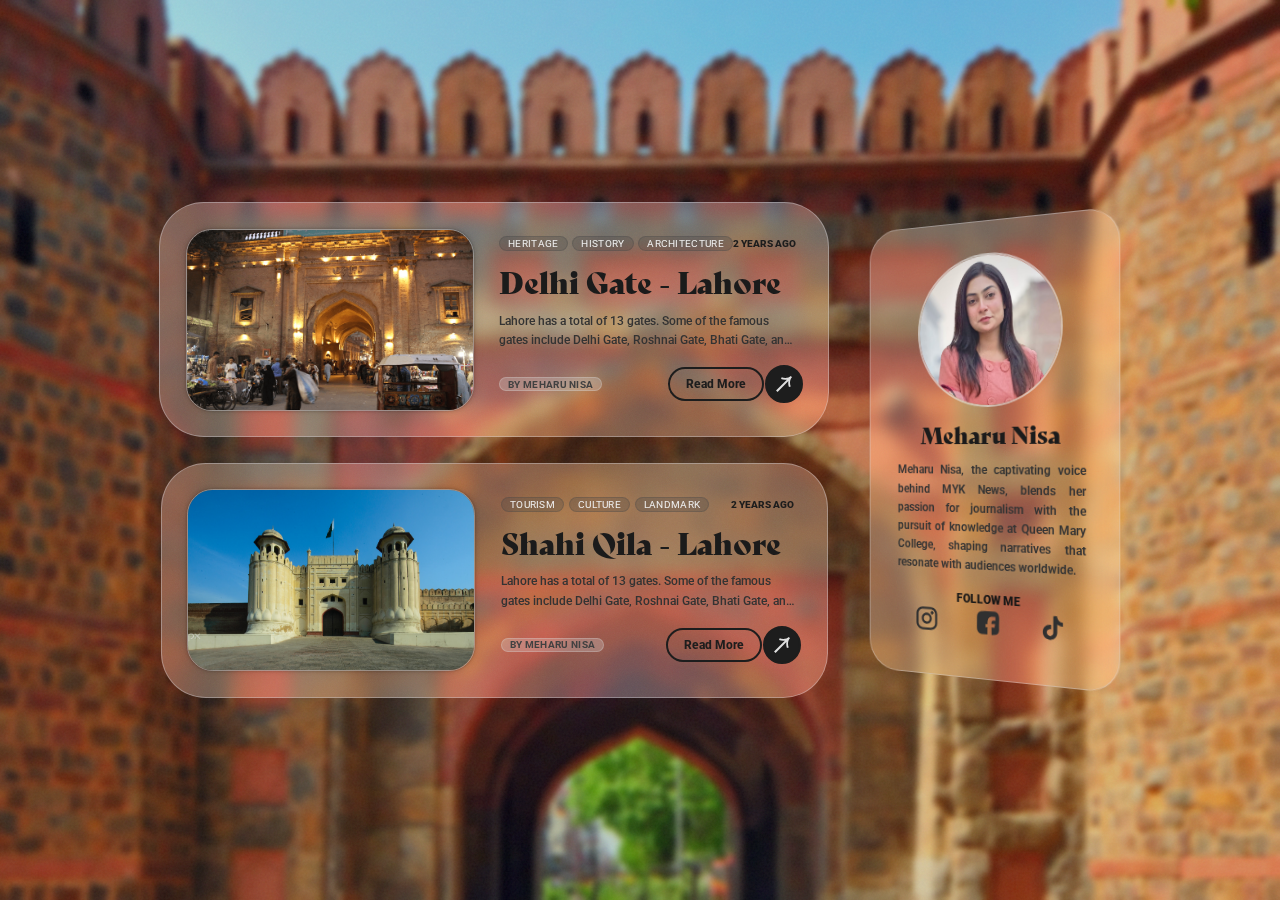
<file: index.html>
<!DOCTYPE html>
<html lang="en">
  <head>
    <meta charset="UTF-8" />
    <meta name="viewport" content="width=device-width, initial-scale=1.0" />
    
    <!-- CACHE CONTROL HEADER -->
    <!-- <meta http-equiv="Cache-Control" content="max-age=3600, must-revalidate"> -->

    
    <!-- LINK SHARING META TAGS -->
    <meta property="og:title" content="Home">
    <meta property="og:description" content="Meharu Nisa of MYK News blends journalism and academia at Queen Mary College to craft global narratives.">
    <meta property="og:image" content="assets/favicon.png">
    <meta property="og:url" content="/index.html">
    <meta property="og:type" content="website">
    <meta property="og:site_name" content="Meharu's Blog">
    <!-- X/TWITTER META TAGS -->
    <meta name="twitter:card" content="summary_large_image">
    <meta name="twitter:title" content="Home">
    <meta name="twitter:description" content="Meharu Nisa of MYK News blends journalism and academia at Queen Mary College to craft global narratives.">
    <meta name="twitter:image" content="assets/favicon.png">

    <title>Meharu's Blog</title>
    <meta name="description" content="Meharu Nisa of MYK News blends journalism and academia at Queen Mary College to craft global narratives.">
    <!-- LINK SHARING META TAGS ENDED -->

    <link rel="shortcut icon" href="assets/favicon.png" type="image/x-icon">
    <link rel="stylesheet" href="style.css" />
  </head>
  <body>
    <div class="container">
      <div class="container_inner">
        <div class="card">
          <div class="card_img">
            <img loading="lazy" src="assets/images/delhigate/7.jpg" alt="" />
          </div>
          <div class="card_content">
            <div class="card_footer">
              <div class="card_header">
                <div class="card_badges">
                  <div class="badge">Heritage</div>
                  <div class="badge">History</div>
                  <div class="badge">Architecture</div>
                </div>
                <div class="time-date relative-time"></div>
              </div>
            </div>
            <div class="card_heading">Delhi Gate - Lahore</div>
            <div class="card_desc">
              Lahore has a total of 13 gates. Some of the famous gates include
              Delhi Gate, Roshnai Gate, Bhati Gate, and Masti Gate. Each gate
              has its own historical significance and adds to the
              charm of the city.
            </div>
            <div class="card_read_more">
              <div class="badge card_author">by Meharu Nisa</div>
              <div class="read_more">
                <a href="delhigate.html" class="read">Read More</a>
                <span class="read">
                  <div id="arrow"></div>
                </span>
              </div>
            </div>
          </div>
        </div>
        <div class="card">
          <div class="card_img">
            <img loading="lazy" src="assets/images/shahiqila/1.jpg" alt="" />
          </div>
          <div class="card_content">
            <div class="card_footer">
              <div class="card_header">
                <div class="card_badges">
                  <div class="badge">Tourism</div>
                  <div class="badge">Culture</div>
                  <div class="badge">Landmark</div>
                </div>

                <div class="time-date relative-time"></div>
              </div>
            </div>
            <div class="card_heading">Shahi Qila - Lahore</div>
            <div class="card_desc">
              Lahore has a total of 13 gates. Some of the famous gates include
              Delhi Gate, Roshnai Gate, Bhati Gate, and Masti Gate. Each gate
              has its own historical significance and adds to the
              charm of the city.
            </div>
            <div class="card_read_more">
              <div class="badge card_author">by Meharu Nisa</div>
              <div class="read_more">
                <a href="shahiqila.html" class="read">Read More</a>
                <span class="read">
                  <div id="arrow"></div>
                </span>
              </div>
            </div>
          </div>
        </div>
      </div>
      <div class="profile">
        <div class="profile_img">
          <img loading="lazy" src="assets/displaypicture.jpg" alt="" />
        </div>
        <div class="profile_name">Meharu Nisa</div>
        <div class="profile_desc">
          Meharu Nisa, the captivating voice behind MYK News, blends her passion
          for journalism with the pursuit of knowledge at Queen Mary College,
          shaping narratives that resonate with audiences worldwide.
        </div>
        <div class="profile_social">
          <div class="social_heading">FOLLOW ME</div>
          <div class="social_links">
            <a class="social_link" href="">
              <svg
                class="svg-fill"
                xmlns="http://www.w3.org/2000/svg"
                viewBox="0 0 800 800"
              >
                <path
                  d="m550.19,788H249.81c-131.13,0-237.81-106.68-237.81-237.81V249.81C12,118.68,118.68,12,249.81,12h300.39c131.13,0,237.81,106.68,237.81,237.81v300.39c0,131.13-106.68,237.81-237.81,237.81ZM249.81,87.1c-89.72,0-162.71,72.99-162.71,162.71v300.39c0,89.72,72.99,162.71,162.71,162.71h300.39c89.72,0,162.71-72.99,162.71-162.71V249.81c0-89.72-72.99-162.71-162.71-162.71H249.81Z"
                />
                <path
                  d="m400,587.74c-103.52,0-187.74-84.22-187.74-187.74s84.22-187.74,187.74-187.74,187.74,84.22,187.74,187.74c0,50.15-19.53,97.29-54.99,132.75-35.46,35.46-82.61,54.99-132.75,54.99Zm0-300.39c-62.11,0-112.65,50.53-112.65,112.65s50.53,112.65,112.65,112.65c30.09,0,58.37-11.72,79.65-32.99,21.28-21.28,32.99-49.56,32.99-79.65,0-62.11-50.53-112.65-112.65-112.65Z"
                />
                <path
                  d="m550.19,199.74h0c0-27.65,22.41-50.06,50.06-50.06h0c27.65,0,50.06,22.41,50.06,50.06h0c0,27.65-22.41,50.06-50.06,50.06h0c-27.65,0-50.06-22.41-50.06-50.06Z"
                />
                <path
                  d="m600.26,249.81c-27.61,0-50.06-22.46-50.06-50.06s22.46-50.06,50.06-50.06,50.06,22.46,50.06,50.06-22.46,50.06-50.06,50.06Zm0-50.06s0,.03,0,.03v-.03Z"
                />
              </svg>
            </a>
            <a class="social_link" href="">
              <svg
                class="svg-fill"
                xmlns="http://www.w3.org/2000/svg"
                viewBox="0 0 800 800"
              >
                <path
                  d="m544.95,788h-16.27c-1.77-67.6-4-164.66-5.21-245.37l108.41-2.14,20.64-120.87-129.61,9.3c2.32-98.74,20.64-117.34,84.8-117.34h54.39v-125.71c-35.72-4.72-71.73-6.86-107.76-6.42-132.03,0-173.22,82.47-173.22,246.02v12.46l-66.67,4.56-.93,104.14,67.32-1.3c0,85.91-.74,176.66-1.02,240.26-56.81-1.21-112.88-2.42-158.06-2.42-170.24,0-216.45-100.7-216.45-228.73s2.51-269.64,2.51-318.17C7.82,92.43,71.51,12.56,229.38,12.56c58.39,0,278.01-.56,352.76-.56,143.65,0,212.55,59.32,212.55,233,0,42.86-3.16,123.11-3.16,345.6-.28,139.93-66.39,197.39-246.58,197.39Z"
                />
              </svg>
            </a>
            <a class="social_link" href="">
              <svg
                class="svg-fill"
                xmlns="http://www.w3.org/2000/svg"
                viewBox="0 0 800 800"
              >
                <path
                  d="m417,12.65c42.36-.65,84.42-.31,126.44-.65,1.4,52.56,22.72,99.87,56.65,134.91l-.05-.05c36.51,32.89,84.03,54.22,136.41,57.84l.72.05v130.33c-49.48-1.24-96.01-12.65-137.96-32.27l2.12.88c-20.29-9.76-37.45-19.77-53.75-30.95l1.35.88c-.31,94.43.31,188.86-.65,282.96-2.67,47.95-18.61,91.69-44.18,128.2l.52-.8c-42.75,61.23-112,101.42-190.75,103.8h-.36c-3.18.16-6.94.23-10.71.23-44.77,0-86.62-12.47-122.28-34.13l1.04.6c-64.9-39.05-109.67-105.87-117.96-183.58l-.1-1.06c-.65-16.17-.96-32.35-.31-48.19,12.68-123.67,116.3-219.35,242.25-219.35,14.16,0,28.03,1.22,41.51,3.52l-1.45-.21c.65,47.85-1.29,95.73-1.29,143.58-10.95-3.96-23.58-6.26-36.75-6.26-48.34,0-89.46,30.9-104.68,74.04l-.23.78c-3.44,11.05-5.43,23.76-5.43,36.9,0,5.33.34,10.61.96,15.79l-.05-.62c8.59,52.95,53.98,92.9,108.72,92.9,1.58,0,3.13-.03,4.68-.1h-.23c37.86-1.14,70.73-21.51,89.31-51.6l.26-.47c6.91-9.63,11.65-21.27,13.22-33.93l.03-.36c3.23-57.89,1.94-115.45,2.25-173.34.31-130.33-.31-260.34.65-390.33l.1.08Z"
                />
              </svg>
            </a>
          </div>
        </div>
      </div>
    </div>
    <script src="index.js"></script>
  </body>
</html>
</file>
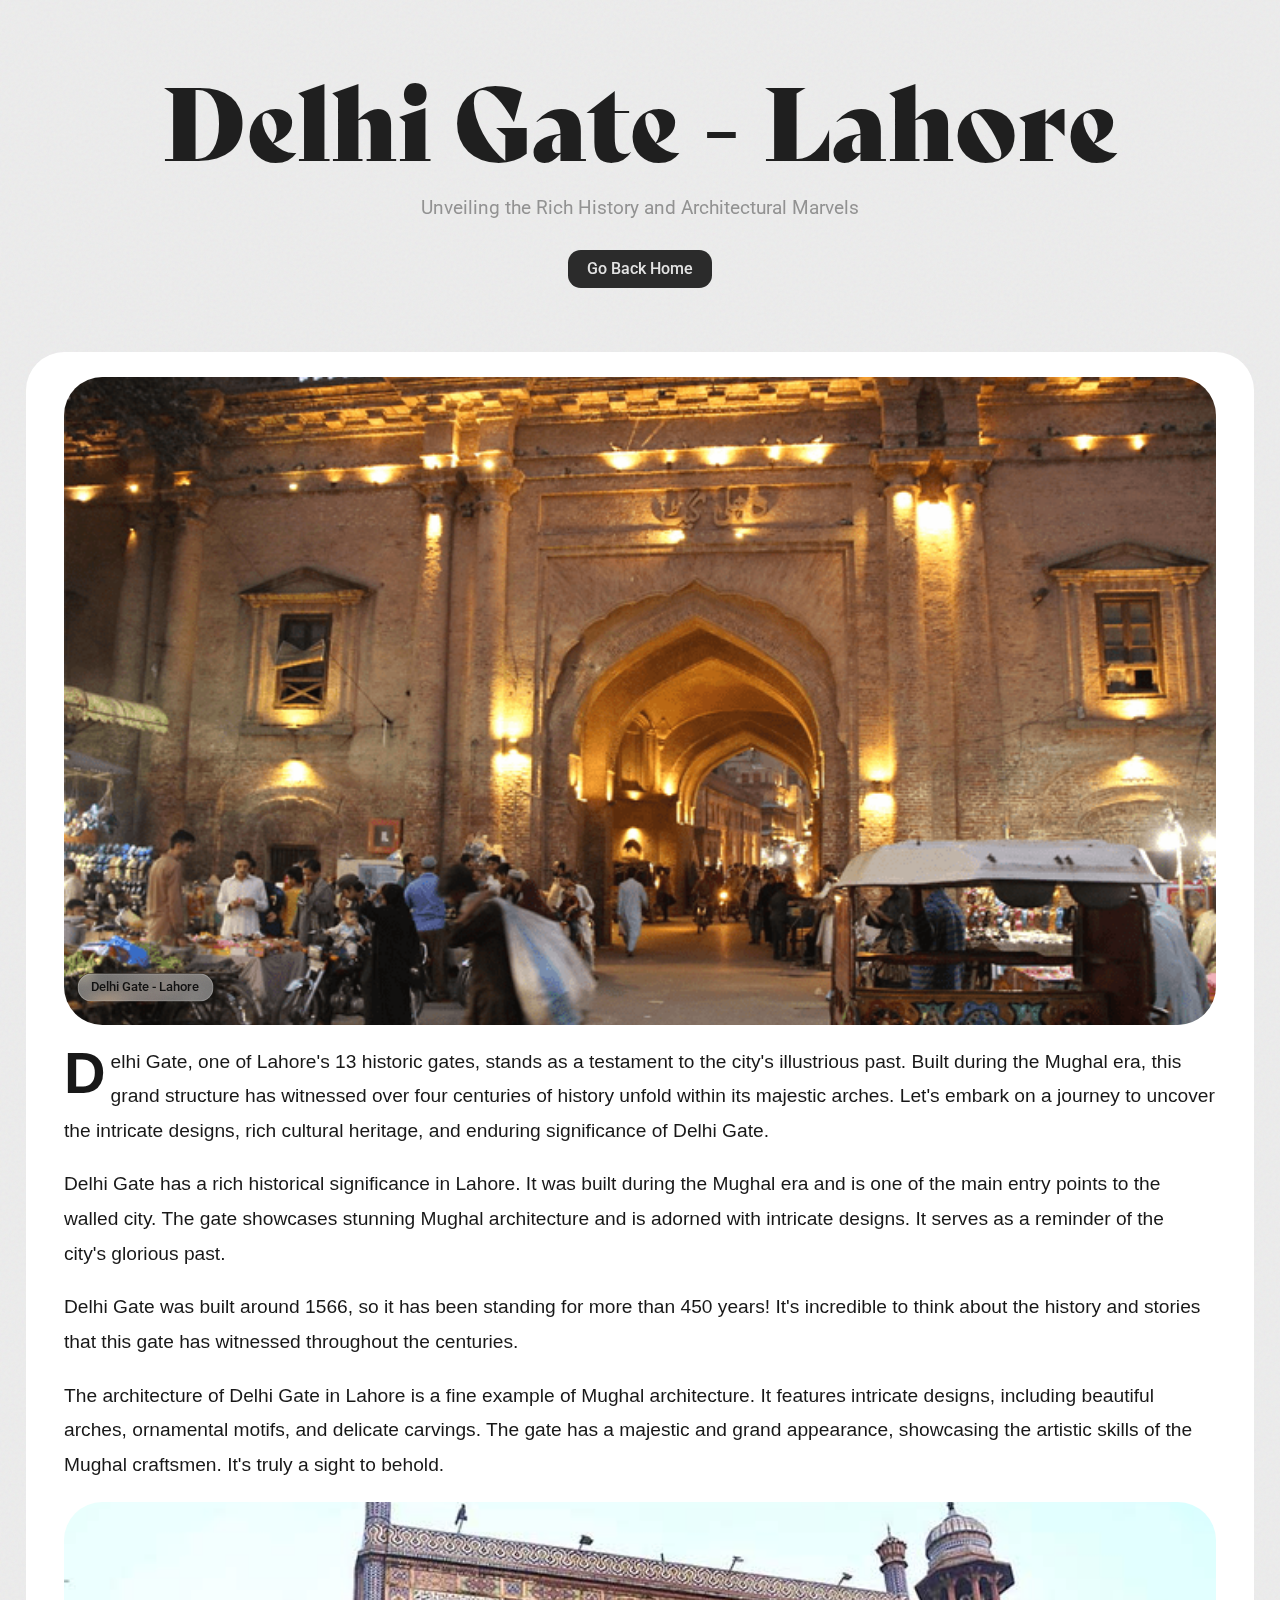
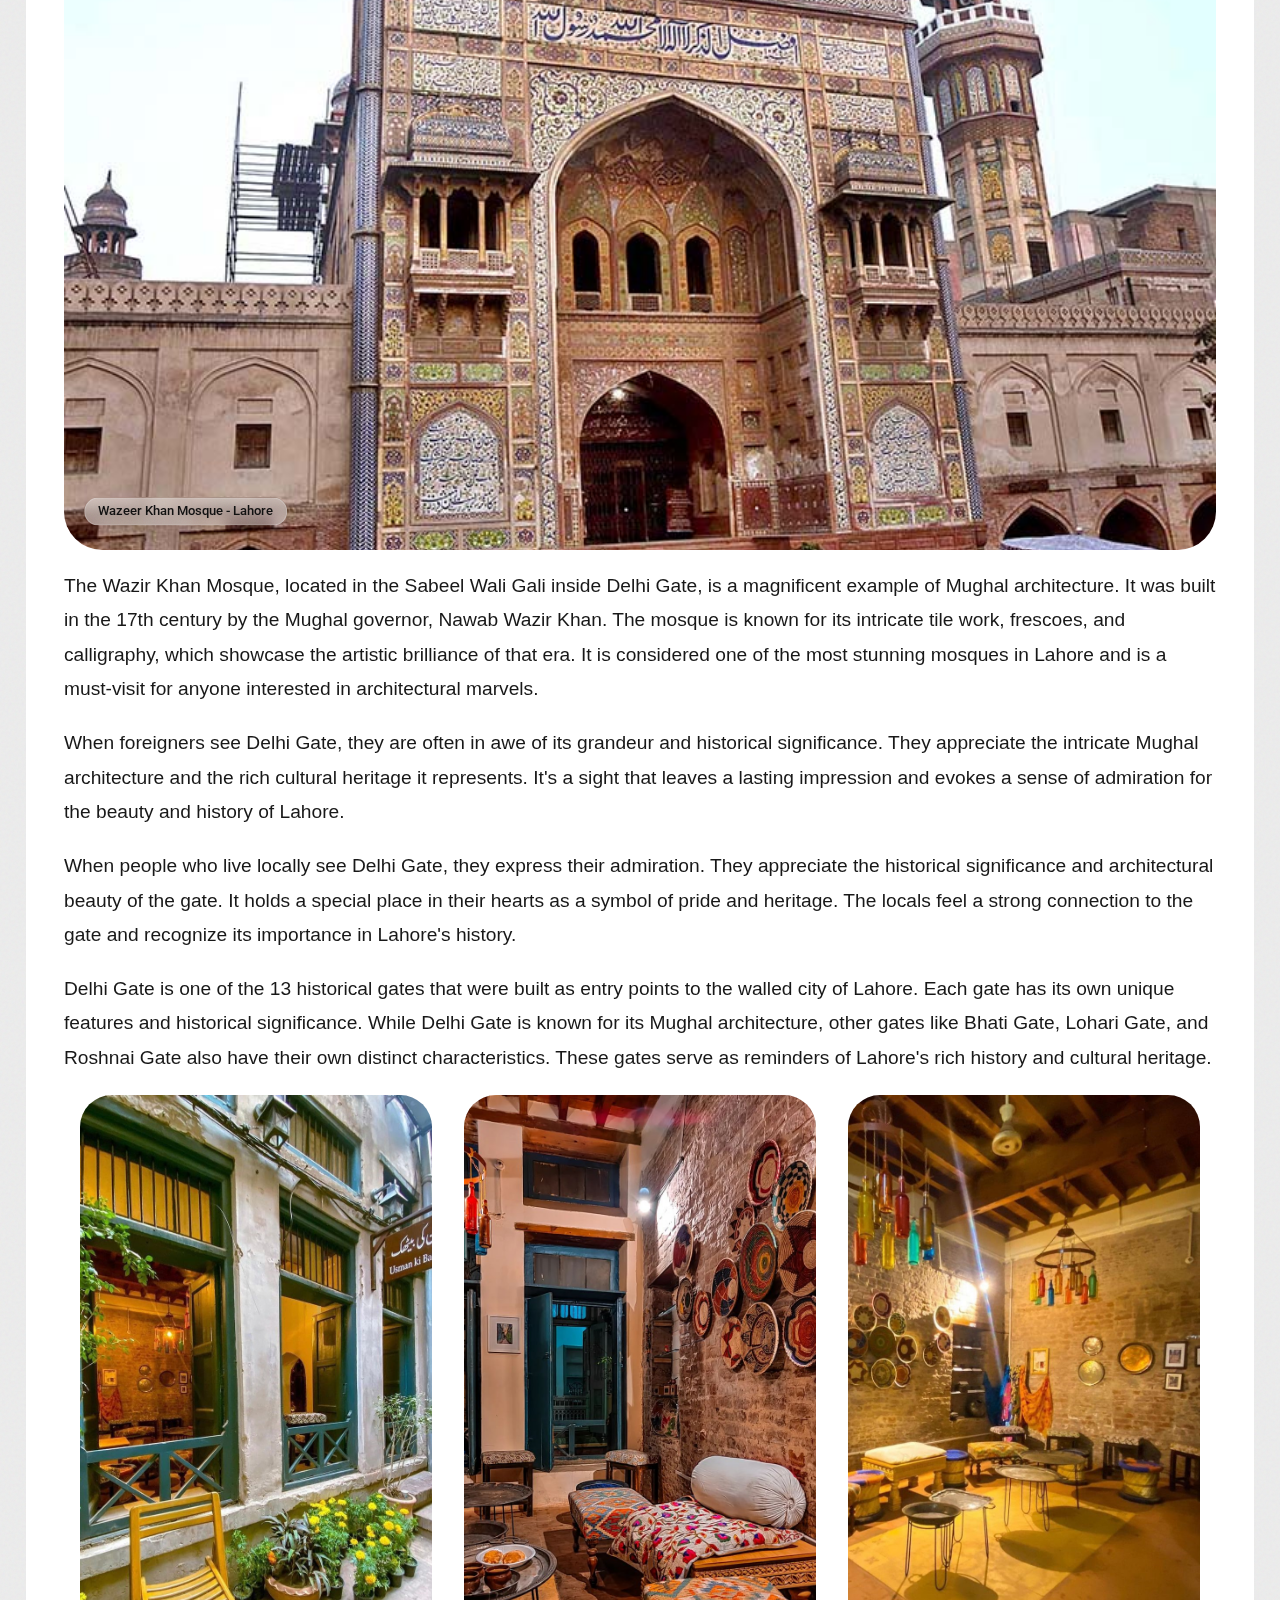
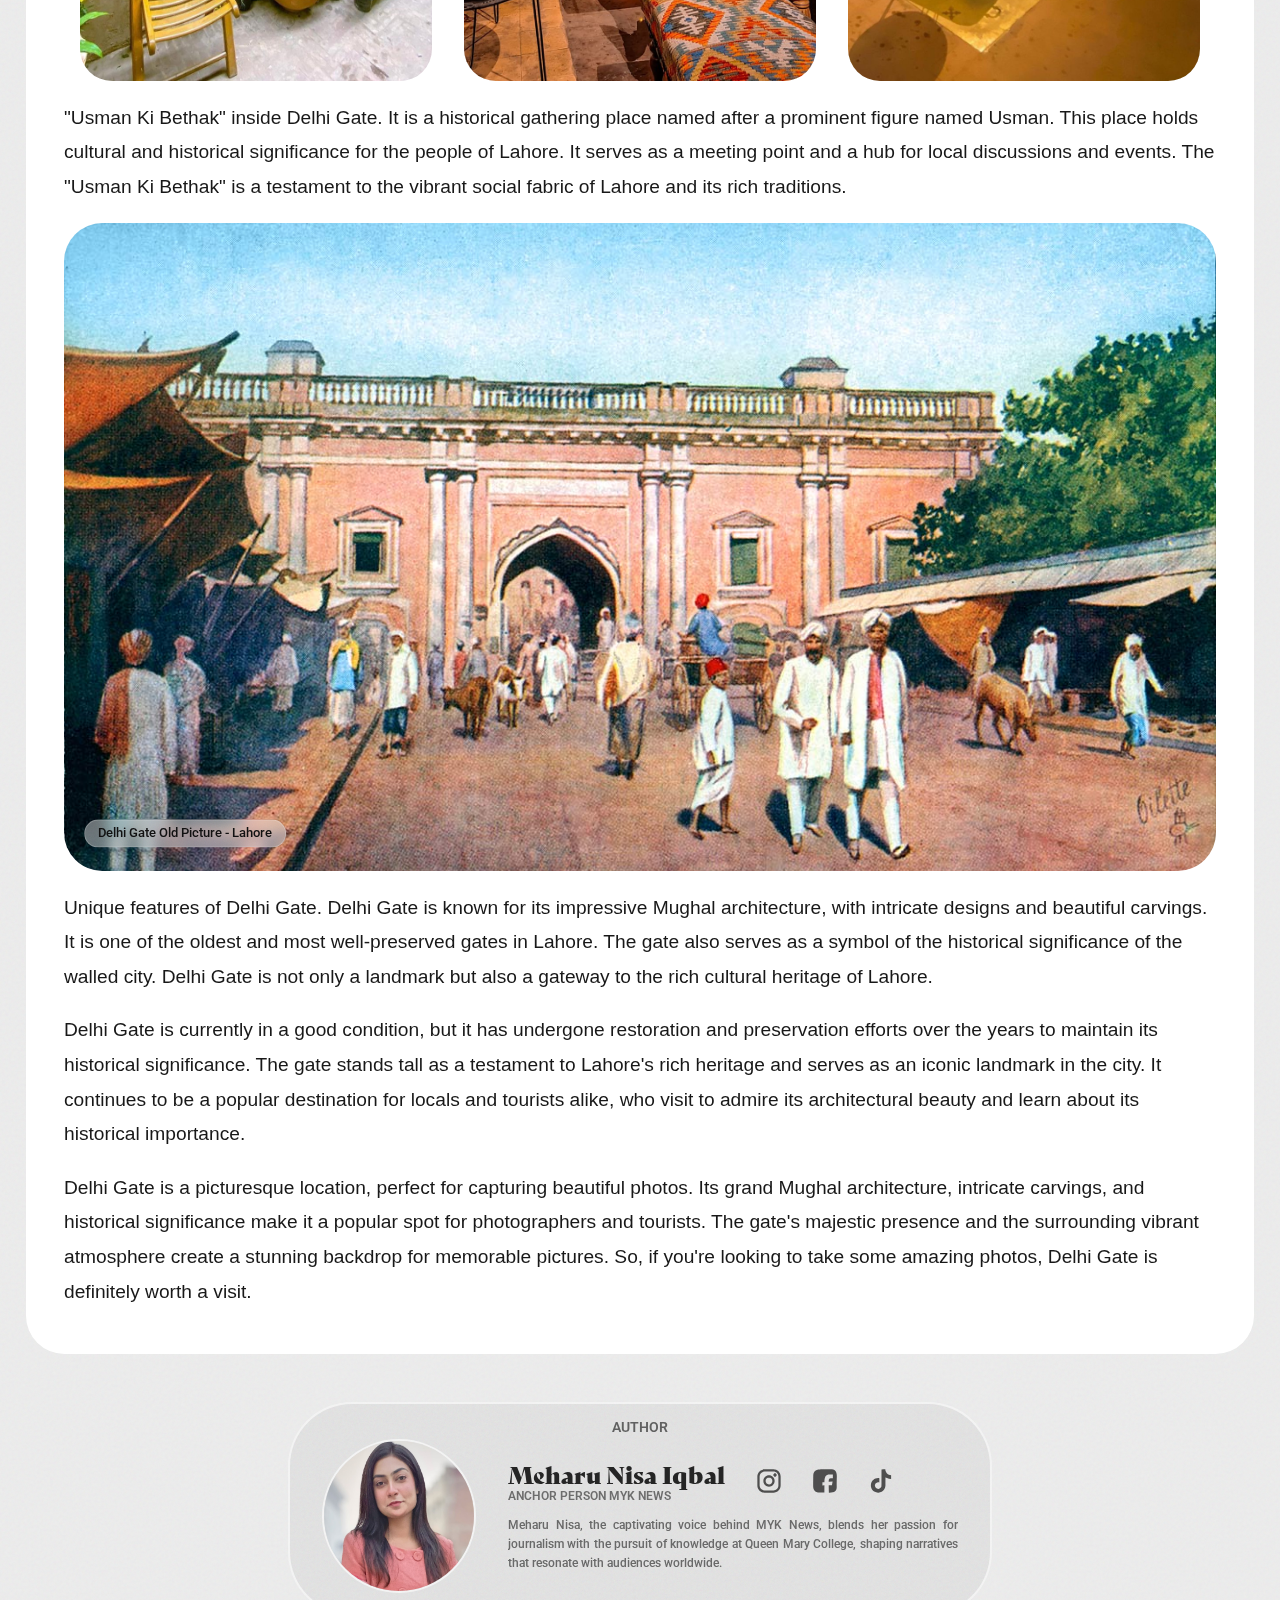
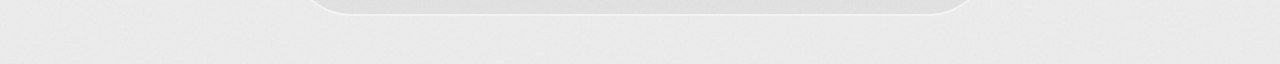
<file: delhigate.html>
<!DOCTYPE html>
<html lang="en" data-theme="delhigate">
  <head>
    <meta charset="UTF-8" />
    <meta name="viewport" content="width=device-width, initial-scale=1.0" />
    
    <!-- CACHE CONTROL HEADER -->
    <!-- <meta http-equiv="Cache-Control" content="max-age=3600, must-revalidate"> -->

    
    <!-- LINK SHARING META TAGS -->
    <meta property="og:title" content="Delhi Gate - Lahore">
    <meta property="og:description" content="Delhi Gate, a Mughal-era monument among Lahore's historic gates, reflects centuries of history and cultural significance.">
    <meta property="og:image" content="assets/images/delhigate/7.jpg">
    <meta property="og:url" content="/delhigate.html">
    <meta property="og:type" content="website">
    <meta property="og:site_name" content="Meharu's Blog">
    <!-- X/TWITTER META TAGS -->
    <meta name="twitter:card" content="summary_large_image">
    <meta name="twitter:title" content="Delhi Gate - Lahore">
    <meta name="twitter:description" content="Delhi Gate, a Mughal-era monument among Lahore's historic gates, reflects centuries of history and cultural significance.">
    <meta name="twitter:image" content="assets/images/delhigate/7.jpg">

    <title>Delhi Gate - Lahore</title>
    <meta name="description" content="Delhi Gate, a Mughal-era monument among Lahore's historic gates, reflects centuries of history and cultural significance.">
    <!-- LINK SHARING META TAGS ENDED -->

    <link rel="stylesheet" href="style.css" />
  </head>
  <body>
    <div class="container">
      <div class="cover-img">
        <div class="text-container">
          <h2>Delhi Gate - Lahore</h2>
          <p>Unveiling the Rich History and Architectural Marvels</p>
          <a href="/index.html" class="btn-primary">Go Back Home</a>
        </div>
      </div>

      <div class="article">
        <figure class="img-container">
          <img
            loading="lazy"
            src="assets/images/delhigate/7.jpg"
            alt="Delhi Gate -Lahore Image"
          />
          <figcaption class="white-color">Delhi Gate - Lahore</figcaption>
        </figure>

        <p class="first-letter">
          Delhi Gate, one of Lahore's 13 historic gates, stands as a testament
          to the city's illustrious past. Built during the Mughal era, this
          grand structure has witnessed over four centuries of history unfold
          within its majestic arches. Let's embark on a journey to uncover the
          intricate designs, rich cultural heritage, and enduring significance
          of Delhi Gate.
        </p>

        <p>
          Delhi Gate has a rich historical significance in Lahore. It was built
          during the Mughal era and is one of the main entry points to the
          walled city. The gate showcases stunning Mughal architecture and is
          adorned with intricate designs. It serves as a reminder of the
          city's glorious past.
        </p>
        <p>
          Delhi Gate was built around 1566, so it has been standing for more
          than 450 years! It's incredible to think about the history and stories
          that this gate has witnessed throughout the centuries.
        </p>
        <p>
          The architecture of Delhi Gate in Lahore is a fine example of Mughal
          architecture. It features intricate designs, including beautiful
          arches, ornamental motifs, and delicate carvings. The gate has a
          majestic and grand appearance, showcasing the artistic skills of the
          Mughal craftsmen. It's truly a sight to behold.
        </p>

        <figure class="img-container">
          <img
            loading="lazy"
            src="assets/images/delhigate/2.jpg"
            alt="Delhi Gate -Lahore Image"
          />
          <figcaption>Wazeer Khan Mosque - Lahore</figcaption>
        </figure>

        <p>
          The Wazir Khan Mosque, located in the Sabeel Wali Gali inside Delhi
          Gate, is a magnificent example of Mughal architecture. It was built in
          the 17th century by the Mughal governor, Nawab Wazir Khan. The mosque
          is known for its intricate tile work, frescoes, and calligraphy, which
          showcase the artistic brilliance of that era. It is considered one of
          the most stunning mosques in Lahore and is a must-visit for anyone
          interested in architectural marvels.
        </p>
        <p>
          When foreigners see Delhi Gate, they are often in awe of its grandeur
          and historical significance. They appreciate the intricate Mughal
          architecture and the rich cultural heritage it represents. It's a
          sight that leaves a lasting impression and evokes a sense of
          admiration for the beauty and history of Lahore.
        </p>
        <p>
          When people who live locally see Delhi Gate, they express their
          admiration. They appreciate the historical significance and
          architectural beauty of the gate. It holds a special place in their
          hearts as a symbol of pride and heritage. The locals feel a strong
          connection to the gate and recognize its importance in
          Lahore's history.
        </p>
        <p>
          Delhi Gate is one of the 13 historical gates that were built as entry
          points to the walled city of Lahore. Each gate has its own unique
          features and historical significance. While Delhi Gate is known for
          its Mughal architecture, other gates like Bhati Gate, Lohari Gate, and
          Roshnai Gate also have their own distinct characteristics. These gates
          serve as reminders of Lahore's rich history and cultural heritage.
        </p>

        <div class="d-flex">
          <figure>
            <img
              loading="lazy"
              src="assets/images/delhigate/3.jpg"
              alt="Delhi Gate -Lahore Image"
            />
          </figure>
          <figure>
            <img
              loading="lazy"
              src="assets/images/delhigate/4.jpg"
              alt="Delhi Gate -Lahore Image"
            />
          </figure>
          <figure>
            <img
              loading="lazy"
              src="assets/images/delhigate/5.jpg"
              alt="Delhi Gate -Lahore Image"
            />
          </figure>
        </div>

        <p>
          "Usman Ki Bethak" inside Delhi Gate. It is a historical gathering
          place named after a prominent figure named Usman. This place holds
          cultural and historical significance for the people of Lahore. It
          serves as a meeting point and a hub for local discussions and events.
          The "Usman Ki Bethak" is a testament to the vibrant social fabric of
          Lahore and its rich traditions.
        </p>

        <figure class="img-container">
          <img
            loading="lazy"
            src="assets/images/delhigate/9.jpg"
            alt="Delhi Gate -Lahore Image"
          />
          <figcaption class="white-color">
            Delhi Gate Old Picture - Lahore
          </figcaption>
        </figure>
        <p>
          Unique features of Delhi Gate. Delhi Gate is known for its impressive
          Mughal architecture, with intricate designs and beautiful carvings. It
          is one of the oldest and most well-preserved gates in Lahore. The gate
          also serves as a symbol of the historical significance of the walled
          city. Delhi Gate is not only a landmark but also a gateway to the rich
          cultural heritage of Lahore.
        </p>
        <p>
          Delhi Gate is currently in a good condition, but it has undergone
          restoration and preservation efforts over the years to maintain its
          historical significance. The gate stands tall as a testament to
          Lahore's rich heritage and serves as an iconic landmark in the city.
          It continues to be a popular destination for locals and tourists
          alike, who visit to admire its architectural beauty and learn about
          its historical importance.
        </p>
        <p>
          Delhi Gate is a picturesque location, perfect for capturing beautiful
          photos. Its grand Mughal architecture, intricate carvings, and
          historical significance make it a popular spot for photographers and
          tourists. The gate's majestic presence and the surrounding vibrant
          atmosphere create a stunning backdrop for memorable pictures. So, if
          you're looking to take some amazing photos, Delhi Gate is
          definitely worth a visit.
        </p>

        
      </div>
        

      <div class="post_author margin-3">
        <div class="author_heading">AUTHOR</div>
        <div class="author_inner">
          <div class="post_img">
            <img src="assets/displaypicture.jpg" alt="" />
          </div>
          <div class="post_content">
            <div class="author_header">
              <div class="author_about">
                <div class="author_name">Meharu Nisa Iqbal</div>
                <div class="author_desc">Anchor Person MYK News</div>
              </div>
              <div class="author_social">
                <a class="social_link" href="https://www.instagram.com/__meharunisa/" target="_blank">
                <svg
                  class="svg-fill"
                  xmlns="http://www.w3.org/2000/svg"
                  viewBox="0 0 800 800"
                >
                  <path
                    d="m550.19,788H249.81c-131.13,0-237.81-106.68-237.81-237.81V249.81C12,118.68,118.68,12,249.81,12h300.39c131.13,0,237.81,106.68,237.81,237.81v300.39c0,131.13-106.68,237.81-237.81,237.81ZM249.81,87.1c-89.72,0-162.71,72.99-162.71,162.71v300.39c0,89.72,72.99,162.71,162.71,162.71h300.39c89.72,0,162.71-72.99,162.71-162.71V249.81c0-89.72-72.99-162.71-162.71-162.71H249.81Z"
                  />
                  <path
                    d="m400,587.74c-103.52,0-187.74-84.22-187.74-187.74s84.22-187.74,187.74-187.74,187.74,84.22,187.74,187.74c0,50.15-19.53,97.29-54.99,132.75-35.46,35.46-82.61,54.99-132.75,54.99Zm0-300.39c-62.11,0-112.65,50.53-112.65,112.65s50.53,112.65,112.65,112.65c30.09,0,58.37-11.72,79.65-32.99,21.28-21.28,32.99-49.56,32.99-79.65,0-62.11-50.53-112.65-112.65-112.65Z"
                    fill="currencolor"
                  />
                  <path
                    d="m550.19,199.74h0c0-27.65,22.41-50.06,50.06-50.06h0c27.65,0,50.06,22.41,50.06,50.06h0c0,27.65-22.41,50.06-50.06,50.06h0c-27.65,0-50.06-22.41-50.06-50.06Z"
                  />
                  <path
                    d="m600.26,249.81c-27.61,0-50.06-22.46-50.06-50.06s22.46-50.06,50.06-50.06,50.06,22.46,50.06,50.06-22.46,50.06-50.06,50.06Zm0-50.06s0,.03,0,.03v-.03Z"
                  />
                </svg>
              </a>
              <a class="social_link" href="https://www.facebook.com/profile.php?id=100081647805309" target="_blank">
                <svg
                  class="svg-fill"
                  xmlns="http://www.w3.org/2000/svg"
                  viewBox="0 0 800 800"
                >
                  <path
                    d="m544.95,788h-16.27c-1.77-67.6-4-164.66-5.21-245.37l108.41-2.14,20.64-120.87-129.61,9.3c2.32-98.74,20.64-117.34,84.8-117.34h54.39v-125.71c-35.72-4.72-71.73-6.86-107.76-6.42-132.03,0-173.22,82.47-173.22,246.02v12.46l-66.67,4.56-.93,104.14,67.32-1.3c0,85.91-.74,176.66-1.02,240.26-56.81-1.21-112.88-2.42-158.06-2.42-170.24,0-216.45-100.7-216.45-228.73s2.51-269.64,2.51-318.17C7.82,92.43,71.51,12.56,229.38,12.56c58.39,0,278.01-.56,352.76-.56,143.65,0,212.55,59.32,212.55,233,0,42.86-3.16,123.11-3.16,345.6-.28,139.93-66.39,197.39-246.58,197.39Z"
                  />
                </svg>
              </a>
              <a class="social_link" href="https://www.tiktok.com/@meharunisaiqbal" target="_blank">
                <svg
                  class="svg-fill"
                  xmlns="http://www.w3.org/2000/svg"
                  viewBox="0 0 800 800"
                >
                  <path
                    d="m417,12.65c42.36-.65,84.42-.31,126.44-.65,1.4,52.56,22.72,99.87,56.65,134.91l-.05-.05c36.51,32.89,84.03,54.22,136.41,57.84l.72.05v130.33c-49.48-1.24-96.01-12.65-137.96-32.27l2.12.88c-20.29-9.76-37.45-19.77-53.75-30.95l1.35.88c-.31,94.43.31,188.86-.65,282.96-2.67,47.95-18.61,91.69-44.18,128.2l.52-.8c-42.75,61.23-112,101.42-190.75,103.8h-.36c-3.18.16-6.94.23-10.71.23-44.77,0-86.62-12.47-122.28-34.13l1.04.6c-64.9-39.05-109.67-105.87-117.96-183.58l-.1-1.06c-.65-16.17-.96-32.35-.31-48.19,12.68-123.67,116.3-219.35,242.25-219.35,14.16,0,28.03,1.22,41.51,3.52l-1.45-.21c.65,47.85-1.29,95.73-1.29,143.58-10.95-3.96-23.58-6.26-36.75-6.26-48.34,0-89.46,30.9-104.68,74.04l-.23.78c-3.44,11.05-5.43,23.76-5.43,36.9,0,5.33.34,10.61.96,15.79l-.05-.62c8.59,52.95,53.98,92.9,108.72,92.9,1.58,0,3.13-.03,4.68-.1h-.23c37.86-1.14,70.73-21.51,89.31-51.6l.26-.47c6.91-9.63,11.65-21.27,13.22-33.93l.03-.36c3.23-57.89,1.94-115.45,2.25-173.34.31-130.33-.31-260.34.65-390.33l.1.08Z"
                  />
                </svg>
              </a>
              </div>
            </div>
            <div class="author_bio">
              Meharu Nisa, the captivating voice behind MYK News, blends her passion for journalism with the pursuit of knowledge at Queen Mary College, shaping narratives that resonate with audiences worldwide.
            </div>
          </div>
        </div>
      </div>


    </div>

    <script src="index.js"></script>
  </body>
</html>
</file>
<file: style.css>
@charset "UTF-8";

@import url("https://fonts.googleapis.com/css2?family=Roboto:ital,wght@0,100;0,300;0,400;0,500;0,700;0,900;1,100;1,300;1,400;1,500;1,700;1,900&display=swap");



@font-face {
  font-family: "Bely";
  src: url("fonts/galin/bely.ttf") format("truetype");
}

:root {
  font-family: "Roboto", system-ui, Avenir, Helvetica, Arial, sans-serif;
  font-weight: 400;

  color-scheme: light dark;
  color: rgba(255, 255, 255, 0.87);
  /* background-color: #e9e9e9; */

  font-synthesis: none;
  text-rendering: optimizeLegibility;
  -webkit-font-smoothing: antialiased;
  -moz-osx-font-smoothing: grayscale;
}

a {
  font-weight: 500;
  text-decoration: none;
  color: inherit;
}

body {
  margin: 0 !important;
  padding: 0 !important;
  box-sizing: border-box;
  display: flex;
  place-items: center;
  align-items: center;
  justify-content: center;
  flex-direction: column;
  /* width: 100vw;
  height: 100vh; */
  min-height: 100vh;
  overflow-x: hidden;
  object-fit: cover;
  background-position: center;
  position: relative;
  background-image: url(assets/thumb.jpg);
  background-repeat: no-repeat;
}

body::after {
  content: "";
  position: absolute;
  width: 100%;
  height: 100%;
  z-index: 1;
  backdrop-filter: blur(3px) saturate(150%);
  -webkit-backdrop-filter: blur(3px) saturate(150%);
  background-color: rgba(0, 0, 0, 0.15);
  background-image: url(assets/noise_dark.svg);
}

h1 {
  font-size: 3.2em;
  line-height: 1.1;
}

.btn-primary,
button {
  border-radius: 0.8rem;
  padding: 0.6em 1.2em;
  font-size: 1em;
  font-weight: 500;
  font-family: inherit;
  background-color: #2b2b2b;
  cursor: pointer;
  transition: background-color 0.25s;
  border: none;
  outline: none;
}
.btn-primary:hover,
button:hover {
  background-color: #000000;
  color: white;
}
.btn-primary:focus,
button:focus,
.btn-primary:focus-visible,
button:focus-visible {
  outline: none;
}

.container {
  width: 100%;
  height: 100%;
  display: flex;
  align-items: center;
  justify-content: center;
  gap: 2vw;
  position: relative;
  z-index: 2;
}
.container_inner {
  display: flex;
  align-items: center;
  flex-direction: column;
  gap: 2vw;
}
.card {
  display: flex;
  align-items: center;
  justify-content: center;
  padding: 2vw;
  border-radius: 3.5vw;
  overflow: hidden;
  gap: 2vw;
  backdrop-filter: blur(8px) saturate(160%);
  -webkit-backdrop-filter: blur(8px) saturate(110%);
  background-color: rgba(255, 255, 255, 0.25);
  background-image: url(assets/noise_dark.svg);
  border: 1px solid rgba(209, 213, 219, 0.4);
  transition: all 0.3s;
}
.card:hover {
  background-color: rgba(255, 255, 255, 0.35);
}
.card:hover .card_img img {
  transform: scale(1.2) rotate3d(1, -1, 1, 10deg);
  transform-origin: center;
}

.card_header {
  display: flex;
  align-items: center;
  justify-content: space-between;
  padding-right: 0.54vw;
  width: 100%;
}
.card_content {
  display: flex;
  align-items: flex-start;
  flex-direction: column;
  justify-content: flex-start;
  gap: 1.2vw;
}
.card_img {
  width: 286px;
  height: 180px;
  aspect-ratio: 16/9;
  overflow: hidden;
  border-radius: 2vw;
  box-shadow: 0px 0px 0.2px rgba(0, 0, 0, 0.036),
    0px 0px 0.4px rgba(0, 0, 0, 0.047), 0px 0px 0.7px rgba(0, 0, 0, 0.054),
    0px 0px 1px rgba(0, 0, 0, 0.058), 0px 0px 1.5px rgba(0, 0, 0, 0.061),
    0px 0px 2.1px rgba(0, 0, 0, 0.063), 0px 0px 3px rgba(0, 0, 0, 0.065),
    0px 0px 4.4px rgba(0, 0, 0, 0.066), 0px 0px 6.8px rgba(0, 0, 0, 0.067),
    0px 0px 12px rgba(0, 0, 0, 0.07);
  border: 1.5px solid rgba(163, 163, 163, 0.664);
}

.card_img img {
  width: 100%;
  height: 100%;
  object-fit: cover;
  background-position: center;
  transition: all 0.5s;
  cursor: none;
  pointer-events: none;
}
.card_badges {
  display: flex;
  align-items: center;
  justify-content: flex-start;
  gap: 0.3rem;
}
.badge {
  padding: 0.051rem 0.5rem !important;
  color: rgb(238, 238, 238);
  text-wrap: nowrap;
  display: flex;
  align-items: center;
  text-transform: uppercase;
  font-size: 10px;
  letter-spacing: 0.3px;
  font-weight: 400;
  vertical-align: middle;
  text-align: center;
  background-color: rgba(70, 70, 70, 0.281);
  border-radius: 5vw;
  border: 1px solid rgba(70, 70, 70, 0.281);
  cursor: pointer;
}

.card_heading {
  color: #1b1b1b;
  font: 600 30px/1 "Bely";
  text-align: left;
  white-space: nowrap;
  transition: all 0.3s;
  cursor: default;
}
.card:hover :is(.card_heading) {
  color: #0f0f0f;
}
.card:hover :is(.card_desc) {
  color: #181818;
}
.card_desc {
  color: #333333;
  font: 500 12px/1.6 "Roboto", sans-serif;
  text-align: left;
  width: 300px;
  display: -webkit-box;
  -webkit-box-orient: vertical;
  -webkit-line-clamp: 2;
  overflow: hidden;
  text-overflow: ellipsis;
  transition: all 0.3s;
  cursor: default;
}
.card_author {
  font-size: 10px;
  font-family: "Roboto", sans-serif;
  font-weight: 700;
  color: #414141;
  background-color: rgba(221, 221, 221, 0.281);
  border: 1px solid rgba(221, 221, 221, 0.281);
  padding: 0.1rem 0.5rem;
}

.card_author:hover :is(span, i) {
  color: #161616;
}

.card_author > i {
  font-size: 8.5px;
  font-weight: 900;
  display: flex;
  align-items: center;
}


.time-date {
  font-size: 10px;
  font-family: "Roboto", sans-serif;
  font-weight: 900;
  color: #1d1d1d;
  padding: 0.051rem 0rem !important;
  text-wrap: nowrap;
  display: flex;
  align-items: center;
  text-transform: uppercase;
  vertical-align: middle;
  text-align: right;
  pointer-events: none;
}

.card_footer {
  display: flex;
  align-items: center;
  justify-content: space-between;
  width: 100%;
}

.card_read_more {
  display: flex;
  align-items: center;
  justify-content: space-between;
  width: 100%;
}
.read_more {
  display: flex;
  align-items: center;
  gap: 0.1rem;
  color: #1d1d1d;
  font-weight: 600;
  cursor: pointer;
}
.read_more:hover .read {
  background-color: #161616;
  border-color: #161616;
  color: #dfdfdf;
  font-weight: 400;
}
.read_more:hover span {
  border-color: #161616;
}
.read {
  font-size: 12px;
  font-family: "Roboto", sans-serif;
  padding: 0.5rem 1rem;
  border: 2px solid #1d1d1d;
  border-radius: 3rem;
  margin: 0;
  transition: all 0.3s;
  font-weight: 800;
}
.read_more span {
  border-radius: 3rem;
  border: 2px solid #1d1d1d;
  padding: 0.55rem;
  background-color: #1d1d1d;
  transition: all 0.3s;
}

#arrow {
  background: url('data:image/svg+xml,%3Csvg viewBox="0 0 376 376" fill="none" xmlns="http://www.w3.org/2000/svg"%3E%3Cpath d="M255.829 85.2474C241.353 88.086 226.309 89.5052 210.697 89.5052C178.053 89.5052 147.397 83.9701 118.728 72.8998L132.779 30.3217C159.461 41.6758 188.272 47.3529 219.212 47.3529C274.28 47.3529 317.568 31.7409 349.075 0.516968L375.9 27.767C344.676 59.2748 329.064 102.563 329.064 157.63C329.064 189.138 334.883 217.949 346.521 244.064L303.517 257.689C292.73 230.155 287.337 199.925 287.337 166.997C287.337 150.818 288.756 135.206 291.595 120.161L36.6929 375.489L0.927246 339.724L255.829 85.2474Z" fill="%23dfdfdf"/%3E%3C/svg%3E');
  width: 16px;
  height: 16px;
  background-repeat: no-repeat;
}

.profile {
  max-height: fit-content;
  max-width: fit-content;
  padding: 2rem;
  display: flex;
  justify-content: center;
  flex-direction: column;
  align-items: center;
  gap: 0.5rem;
  border-radius: 2rem;
  backdrop-filter: blur(8px) saturate(160%);
  -webkit-backdrop-filter: blur(8px) saturate(110%);
  background-color: rgba(255, 255, 255, 0.25);
  background-image: url(assets/noise_dark.svg);
  border: 1px solid rgba(209, 213, 219, 0.4);
  transform: perspective(800px) rotateY(-20deg);
}

.profile_img {
  width: 150px;
  height: 150px;
  overflow: hidden;
  border-radius: 50%;
  border: 2px solid rgb(231, 231, 231, 0.65);
  display: flex;
  justify-content: center;
  align-items: center;
  cursor: default;
  pointer-events: none;
  user-select: none;
}
.profile_img img {
  width: 130%;
  height: 130%;
  object-fit: cover;
  background-position: center top;
  cursor: default;
  pointer-events: none;
  user-select: none;
}

.profile_social {
  width: 100%;
  display: flex;
  align-items: center;
  justify-content: space-around;
  padding: 0.5rem;
  flex-direction: column;
}
.profile_social svg {
  width: 24px;
  height: 24px;
}
.svg-fill path {
  fill: rgba(48, 48, 48);
}
.svg-fill:hover path {
  fill: rgb(15, 15, 15);
}

.social_heading {
  font-size: 12px;
  font-family: "Roboto", sans-serif;
  margin-bottom: 0.3rem;
  color: #161616;
  font-weight: 900;
}

.social_links {
  display: flex;
  align-items: center;
  justify-content: space-around;
  width: 100%;
}
.profile_desc {
  color: #333333;
  font: 600 12px/1.6 "Roboto", sans-serif;
  text-align: left;
  width: 200px;
  display: -webkit-box;
  -webkit-box-orient: vertical;
  -webkit-line-clamp: 7;
  overflow: hidden;
  text-overflow: ellipsis;
  transition: all 0.3s;
  text-align: justify;
  cursor: default;
  pointer-events: none;
  user-select: none;
}

.profile_name {
  font: 500 24px/1.6 "Bely", sans-serif;
  color: #1b1b1b;
  transition: all 0.3s;
  cursor: default;
  pointer-events: none;
  user-select: none;
}
.profile:hover .profile_name {
  color: #0f0f0f;
}

[data-theme="delhigate"] body {
  align-items: flex-start;
  margin: 0;
  background-image: none;
  background-color: rgb(250, 250, 250);
  overflow-x: hidden;
}

[data-theme="delhigate"] body:after {
  background-color: rgba(0, 0, 0, 0.055);
  background-image: url(assets/noise_dark.svg);
}
[data-theme="delhigate"] .container {
  flex-direction: column;
  overflow-x: hidden;
  gap: 0;
}

.delhigate {
  width: calc(100% - 10px);
  height: 100%;
  display: flex;
  align-items: center;
  justify-content: flex-start;
  flex-direction: column;
  overflow-x: hidden;
}

.cover-img {
  padding: 5vw 3vw;
  margin: 0;
}

.text-container {
  text-align: center;
  display: flex;
  flex-direction: column;
  align-items: center;
  justify-content: center;
  gap: 2rem;
}

.text-container h2 {
  margin: 0;
  /* padding-bottom: 2vw; */
  font: 300 8vw/1 "Bely";
  color: #1f1f1f;
  white-space: nowrap;
}

.text-container p {
  margin: 0;
  font: 400 1.5vw/1 "Roboto", sans-serif;
  color: #929292;
}
.article {
  height: 100%;
  width: 90%;
  background-color: rgb(255, 255, 255);
  border-radius: 3vw;
  padding: 2vw 3vw;
  color: #181818;
  font: 400 1.5vw/1.8 "Robot", sans-serif;
  overflow-x: hidden;
}
.first-letter::first-letter {
  font-size: 300%;
  font-weight: 900;
  float: left;
  margin-right: 5px;
  line-height: 1;
}

figure.img-container {
  width: 100%;
  aspect-ratio: 16/9;
  border-radius: 3vw;
  overflow: hidden;
  margin: 0;
}

.img-container img {
  width: 100%;
  height: 100%;
  object-fit: cover;
  background-position: center;
}

figure figcaption {
  font-size: 1vw;
  font-family: "Roboto", sans-serif;
  color: #111111;
  width: fit-content;
  font-weight: 500;
  z-index: 2;
  transform: translate(10%, -230%);
  white-space: nowrap;
  padding: 0.5vw 1vw;
  backdrop-filter: blur(6px);
  -webkit-backdrop-filter: blur(6px);
  background-color: rgba(255, 255, 255, 0.4);
  background-image: url(assets/noise_dark.svg);
  border: 1px solid rgba(255, 255, 255, 0.2);
  border-radius: 2vw;
  overflow: hidden;
  line-height: 1;
}

/* .white-color {
  color: white !important;
  font-weight: 300;
  letter-spacing: 1px;
} */

.article .d-flex {
  display: flex;
  align-items: center;
  justify-content: space-around;
  overflow: hidden;
  flex-wrap: wrap;
}

.d-flex figure {
  flex-basis: calc(33.33% - 2rem);
  max-width: calc(33.33% - 2rem);
  aspect-ratio: 3/5;
  border-radius: 2.5vw;
  margin: 0;
  overflow: hidden;
}
.d-flex figure img {
  object-fit: cover;
  background-position: center;
  width: 100%;
  height: 100%;
}


::-webkit-scrollbar {
  width: 5px;
}

::-webkit-scrollbar-track {
  border-radius: 20px;
  background: rgb(241, 241, 241);
  opacity: 0%;
}

::-webkit-scrollbar-thumb {
  border-radius: 10px;
  background: #161616;
}
::-webkit-scrollbar-thumb:window-inactive {
  background: rgba(85, 85, 85, 0.986);
}

.post_author {
  background: rgba(0, 0, 0, 0.035);
  background-image: url(assets/noise_dark.svg);
  padding: 1rem;
  display: flex;
  align-items: center;
  justify-content: center;
  flex-direction: column;
  border-radius: 4rem;
  border: 2px solid rgba(245, 245, 245, 0.849);
}

.author_inner {
  display: flex;
  width: fit-content;
  align-items: center;
  justify-content: flex-start;
  gap: 2rem;
  padding: 0rem 1rem 0.3rem 1rem;
}

.post_img {
  width: 150px;
  height: 150px;
  overflow: hidden;
  border-radius: 25rem;
  border: 2px solid rgba(255, 255, 255, 0.596);
  display: flex;
  align-items: flex-start;
  justify-content: center;
}

.post_img img {
  width: 100%;
  height: 100%;
  object-fit: cover;
  scale: 140%;
  object-position: right;
}

.post_content {
  display: flex;
  align-items: flex-start;
  flex-direction: column;
  justify-content: flex-start;
  gap: 0.5rem;
}

.author_header {
  display: flex;
  align-items: center;
  justify-content: flex-start;
  gap: 2rem;
}
.author_heading {
  font-size: 14px;
  font-family: "Roboto", sans-serif;
  margin-bottom: 0.3rem;
  color: #616161;
  font-weight: 600;
  text-transform: uppercase;
  line-height: 1;
}

.author_about {
  display: flex;
  align-items: flex-start;
  flex-direction: column;
  justify-content: center;
}

.author_name {
  font: 500 24px/1.3 "Bely", sans-serif;
  color: #252525;
  transition: all 0.3s;
  cursor: default;
  pointer-events: none;
  user-select: none;
}

.author_desc {
  font-size: 12px;
  font-family: "Roboto", sans-serif;
  margin-bottom: 0.3rem;
  color: #6d6d6d;
  font-weight: 600;
  text-transform: uppercase;
}

.author_social {
  display: flex;
  align-items: center;
  justify-content: center;
  place-content: center;
  gap: 2rem;
}
.author_social svg {
  width: 24px;
  height: 24px;
  transition: all 0.3s;
}
.author_social .svg-fill path {
  fill: rgb(78, 78, 78);
}
.author_social .svg-fill:hover path {
  fill: rgb(39, 39, 39);
}

.author_bio {
  color: #696969;
  font: 500 12px/1.6 "Roboto", sans-serif;
  text-align: left;
  width: 450px;
  display: -webkit-box;
  -webkit-box-orient: vertical;
  -webkit-line-clamp: 3;
  overflow: hidden;
  text-overflow: ellipsis;
  transition: all 0.3s;
  text-align: justify;
  cursor: default;
  pointer-events: none;
  user-select: none;
}

.margin-3 {
  margin: 3rem;
}

/* Responsive Styles */
@media screen and (max-width: 768px) {
  body {
    justify-content: flex-start;
    height: auto;
    align-items: center;
  }
  .container {
    flex-direction: column;
    margin: 2rem 0;
    gap: 2rem;
  }
  .container_inner {
    gap: 2rem;
  }
  .card {
    flex-direction: column;
    padding: 1.5rem 1rem;
    border-radius: 2rem;
    gap: 1.5rem;
  }

  .card_img {
    border-radius: 1rem;
  }
  .profile{ 
    transform: perspective(1000px) rotateY(0deg);;
  }
  .profile_desc{
    width: 250px;
  }
}

@media screen and (max-width: 576px) {
  .post_author {
    flex-direction: column;
    align-items: center;
    justify-content: center;
    gap: 1rem;
    border-radius: 2rem;
  }
  .article {
    border-radius: 1.3rem;
  }
  figure.img-container {
    border-radius: 1.3rem;
  }
  .d-flex figure{
    border-radius: 0.7rem;
  }
  .author_inner {
    flex-direction: column;
    gap: 0.5rem;
  }

  .post_img {
    flex-direction: column;
    align-items: center;
    justify-content: center;
    gap: 1rem;
  }

  .post_content {
    flex-direction: column;
    align-items: center;
    justify-content: center;
    gap: 1rem;
  }

  .author_header {
    justify-content: center;
    flex-direction: column;
    justify-content: center;
    gap: 1rem;
  }

  .author_about {
    justify-content: center;
    flex-direction: column;
    justify-content: center;
    text-align: center;
    width: fit-content;
    gap: 0.3rem;
  }
  .author_about > * {
    justify-content: center;
    flex-direction: column;
    justify-content: center;
    text-align: center;
    width: 100%;
    gap: 0;
  }

  .author_bio {
    width: 250px;
    -webkit-line-clamp: 5;
  }
}
</file>
